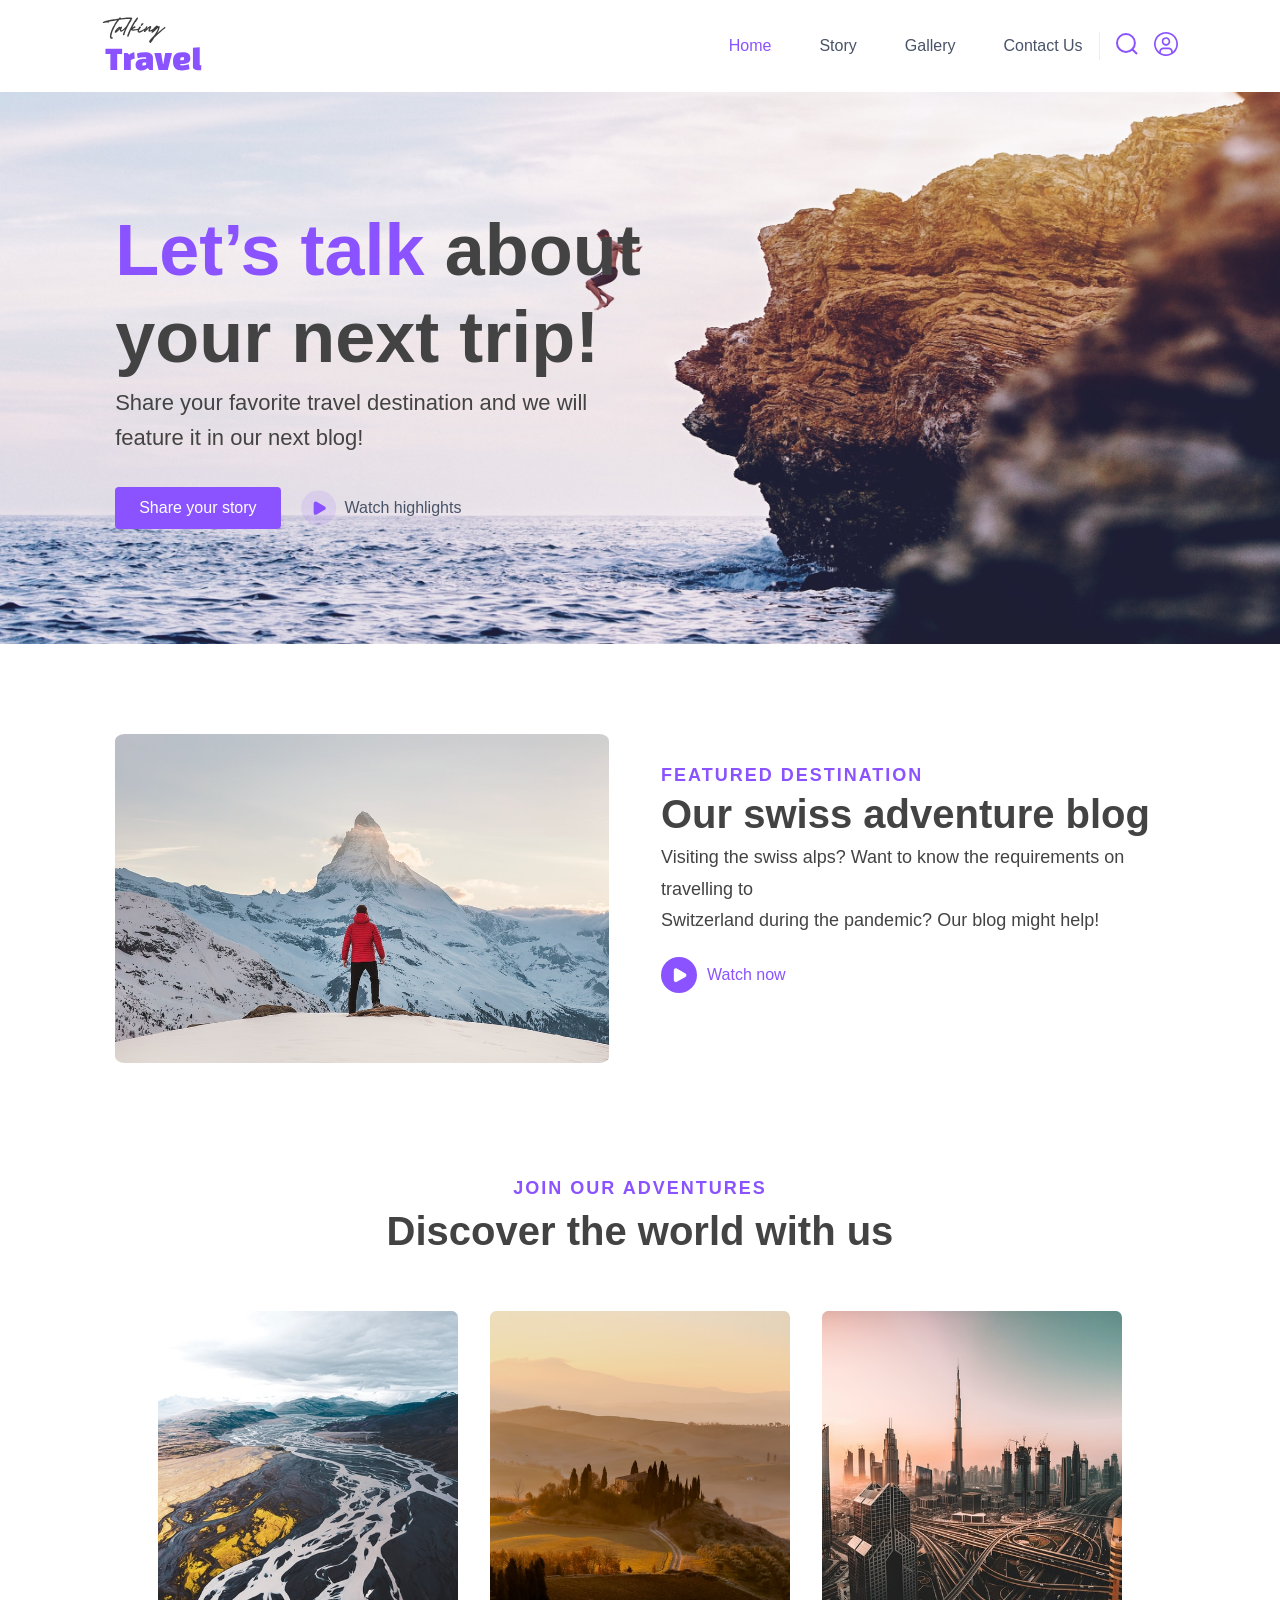
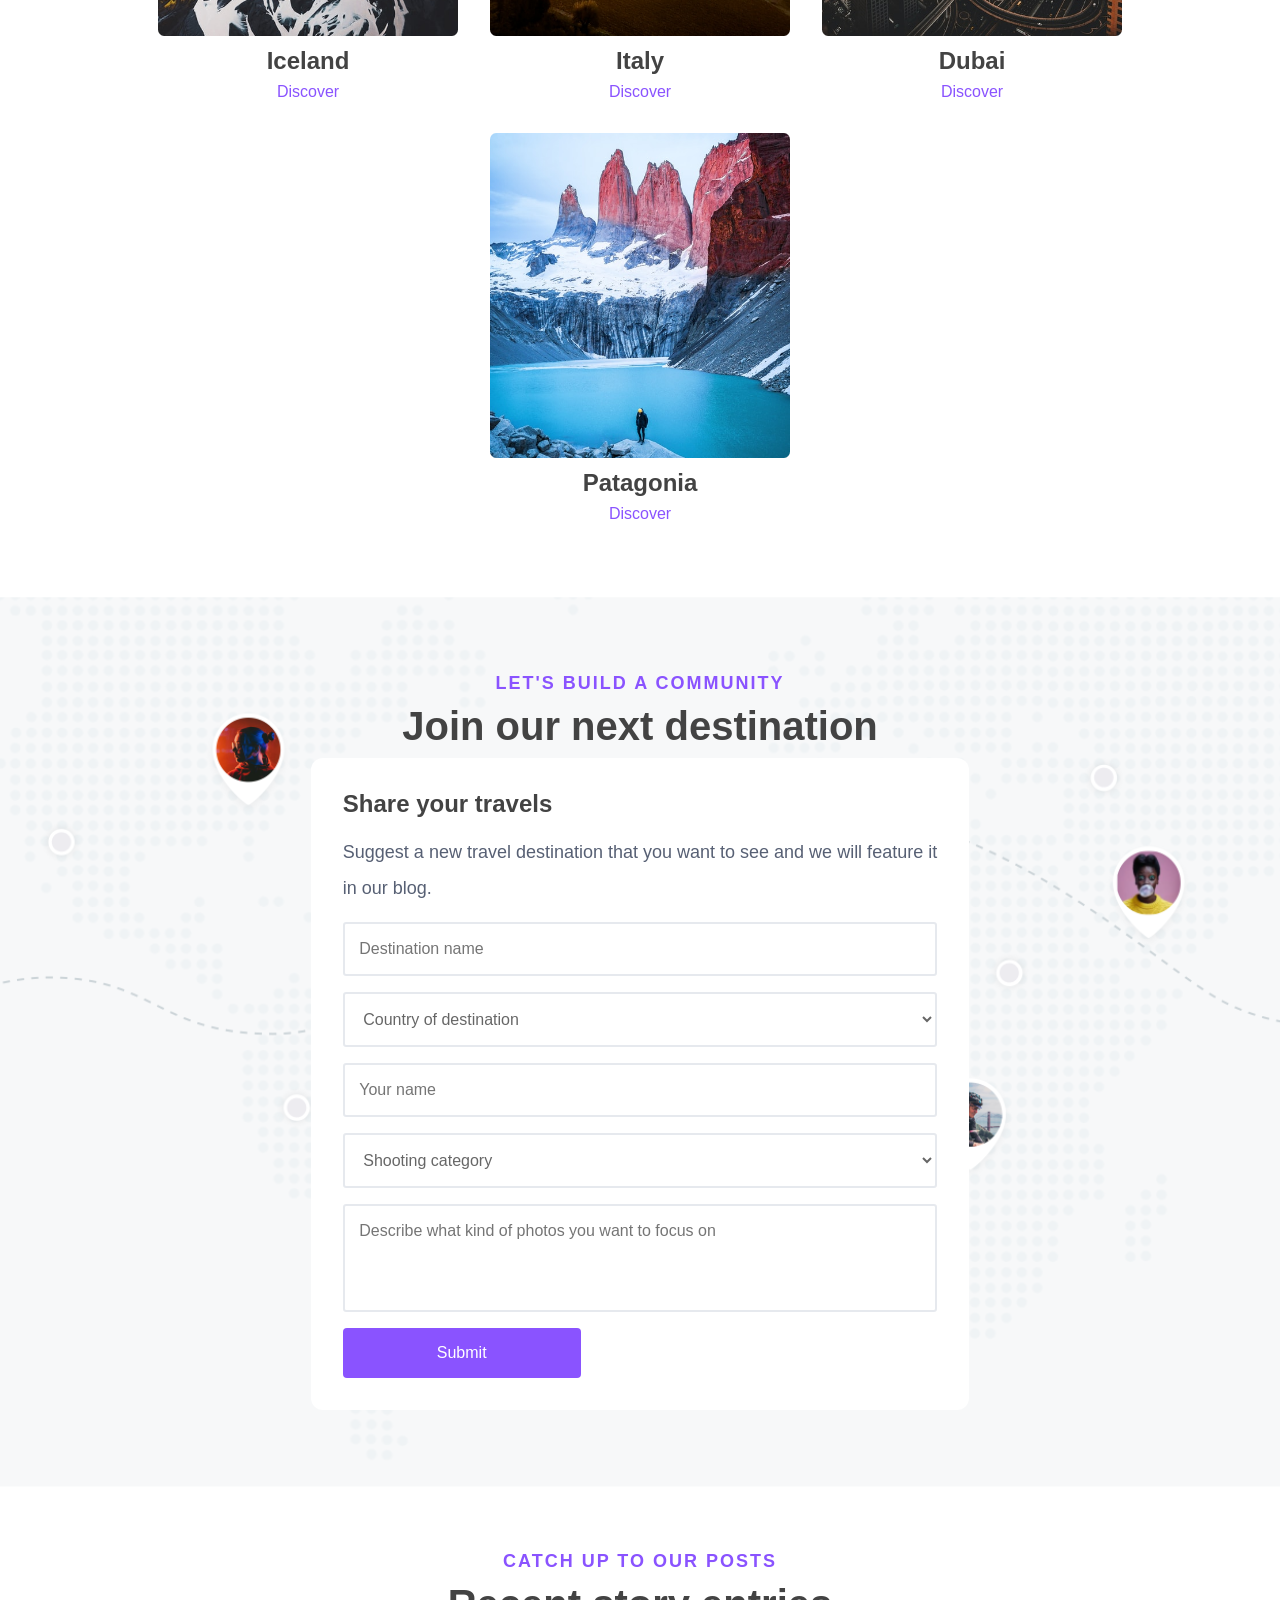
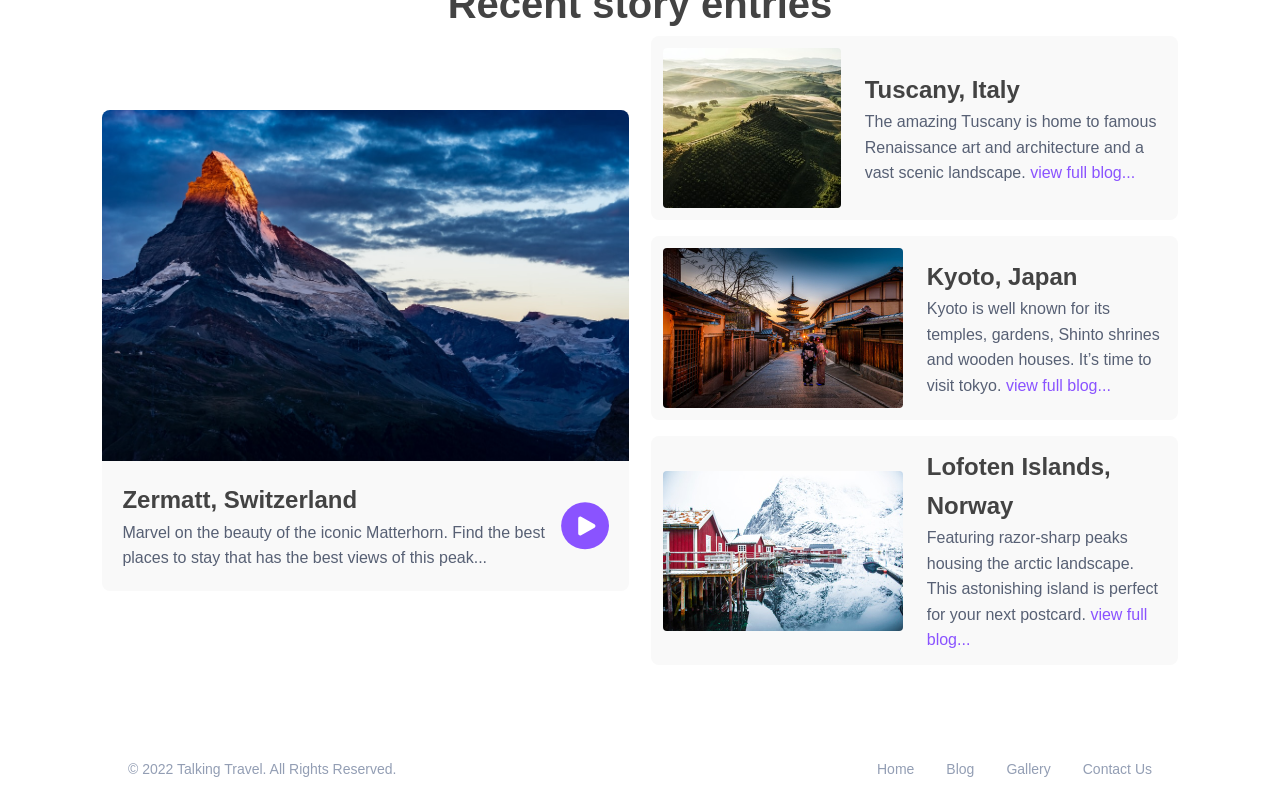
<file: src/index.html>
<!DOCTYPE html>
<html lang="en">
<head>
    <meta charset="UTF-8">
    <title>Home Page</title>
    <link rel="stylesheet" href="css/reset.css">
    <link rel="stylesheet" href="css/base.css">
    <link rel="stylesheet" href="css/header.css">
    <link rel="stylesheet" href="css/index/hero.css">
    <link rel="stylesheet" href="css/buttons.css">
    <link rel="stylesheet" href="css/index/featured.css">
    <link rel="stylesheet" href="css/index/discover.css">
    <link rel="stylesheet" href="css/share.css">
    <link rel="stylesheet" href="css/index/recent.css">
    <link rel="stylesheet" href="css/footer.css">
</head>
<body>
<header>
    <a href="index.html">
        <img src="assets/svg/header-logo.svg" alt="Logo" width="100" height="64">
    </a>
    <nav class="nav">
        <div class="nav__links">
            <a href="index.html" class="nav__links--active">Home</a>
            <a href="blog.html">Story</a>
            <a href="#">Gallery</a>
            <a href="#">Contact Us</a>
        </div>
        <div class="nav__icons">
            <a href="#">
                <img src="assets/svg/header-search-icon.svg" alt="Search" width="22" height="22">
            </a>
            <a href="#">
                <img src="assets/svg/header-profile-icon.svg" alt="Profile" width="24" height="24">
            </a>
        </div>
    </nav>
</header>
<main>
    <section class="hero">
        <div class="hero__content">
            <h1>
                <span class="accent">Let’s talk</span> about <br>
                your next trip!
            </h1>
            <p>Share your favorite travel destination and we will <br>
                feature it in our next blog!</p>
            <div class="hero__cta">
                <button class="hero__cta-button">Share your story</button>
                <a class="hero__cta-icon-button" href="#featured">
                    <img src="assets/svg/watch-highlights-icon.svg" alt="Watch Highlights" width="36" height="36">
                    <span>Watch highlights</span>
                </a>
            </div>
        </div>
    </section>
    <section class="featured" id="featured">
        <div class="featured__container">
            <img src="assets/img/featured-image.jpg" alt="Featured image">
            <div class="featured__text">
                <h3>FEATURED DESTINATION</h3>
                <h2>Our swiss adventure blog</h2>
                <p>Visiting the swiss alps? Want to know the requirements on travelling to <br> Switzerland during the
                    pandemic? Our blog might help!</p>
                <div class="featured__cta-button">
                    <img src="assets/svg/watch-now-icon.svg" alt="Watch Now" width="36" height="36">
                    <a href="blog.html">Watch now</a>
                </div>
            </div>
        </div>
    </section>
    <section class="discover">
        <h3>JOIN OUR ADVENTURES</h3>
        <h2>Discover the world with us</h2>
        <div class="discover-cards">
            <div class="discover-card__card">
                <img src="assets/img/iceland-card-image.jpg" alt="Iceland" width="300vw" height="325vh">
                <h4>Iceland</h4>
                <p>Discover</p>
            </div>
            <div class="discover-card__card">
                <img src="assets/img/italy-card-image.jpg" alt="Iceland" width="300vw" height="325vh">
                <h4>Italy</h4>
                <p>Discover</p>
            </div>
            <div class="discover-card__card">
                <img src="assets/img/dubai-card-image.jpg" alt="Iceland" width="300vw" height="325vh">
                <h4>Dubai</h4>
                <p>Discover</p>
            </div>
            <div class="discover-card__card">
                <img src="assets/img/patagonia-card-image.jpg" alt="Iceland" width="300vw" height="325vh">
                <h4>Patagonia</h4>
                <p>Discover</p>
            </div>
        </div>
    </section>
    <section class="share">
        <h3>LET'S BUILD A COMMUNITY</h3>
        <h2>Join our next destination</h2>
        <form class="share-form">
            <h4>Share your travels</h4>
            <p>Suggest a new travel destination that you want to see and we will feature it <br> in our blog.</p>
            <input type="text" placeholder="Destination name">
            <select>
                <option value="">Country of destination</option>
            </select>
            <input type="text" placeholder="Your name">
            <select>
                <option value="">Shooting category</option>
            </select>
            <textarea rows="4" placeholder="Describe what kind of photos you want to focus on"></textarea>
            <button>Submit</button>
        </form>
    </section>
    <section class="recent">
        <h3>CATCH UP TO OUR POSTS</h3>
        <h2>Recent story entries</h2>
        <div class="recent-stories">
            <div class="recent-stories__left">
                <img src="assets/img/zermatt-card-image.jpg" alt="Zermatt, Switzerland">
                <div class="recent-stories__left-items">
                    <div class="recent-stories__left-items__text">
                        <h4>Zermatt, Switzerland</h4>
                        <p>Marvel on the beauty of the iconic Matterhorn. Find the best places to stay that has the best
                            views of this peak...</p>
                    </div>
                    <a href="#"><img src="assets/svg/play-button-icon.svg" alt="Play Button"></a>
                </div>
            </div>
            <div class="recent-stories__right">
                <div class="recent-stories__right-item">
                    <img src="assets/img/tuscany-card-image.jpg" alt="Tuscany, Italy">
                    <div class="recent-stories-right-item-text">
                        <h4>Tuscany, Italy</h4>
                        <p>The amazing Tuscany is home to famous Renaissance art and architecture and a vast scenic
                            landscape.
                            <a href="#">
                                <span class="active">view full blog...</span>
                            </a>
                        </p>
                    </div>
                </div>
                <div class="recent-stories__right-item">
                    <img src="assets/img/kyoto-card-image.jpg" alt="Kyoto, Japan">
                    <div class="recent-stories-right-item-text">
                        <h4>Kyoto, Japan</h4>
                        <p>Kyoto is well known for its temples, gardens, Shinto shrines and wooden houses. It’s time to
                            visit tokyo.
                            <a href="#">
                                <span class="active">view full blog...</span>
                            </a>
                        </p>
                    </div>
                </div>
                <div class="recent-stories__right-item">
                    <img src="assets/img/lofoten-islands-card-image.jpg" alt="Lofoten Islands, Norway">
                    <div class="recent-stories-right-item-text">
                        <h4>Lofoten Islands, Norway</h4>
                        <p>Featuring razor-sharp peaks housing the arctic landscape. This astonishing island is perfect
                            for your next postcard.
                            <a href="#">
                                <span class="active">view full blog...</span>
                            </a>
                        </p>
                    </div>
                </div>
            </div>
        </div>
    </section>
    <footer class="footer">
        <p>© 2022 Talking Travel. All Rights Reserved.</p>
        <nav class="footer__nav">
            <a href="index.html">Home</a>
            <a href="blog.html">Blog</a>
            <a href="#">Gallery</a>
            <a href="#">Contact Us</a>
        </nav>
    </footer>
</main>
</body>
</html>
</file>
<file: src/css/base.css>
body {
    font-family: Roboto, sans-serif;
    font-size: 1rem;
    color: #495367;
}
</file>
<file: src/css/header.css>
header {
    display: flex;
    justify-content: space-between;
    align-items: center;
    margin: 0.75rem 8%;
}

nav {
    display: flex;
    justify-content: space-between;
    align-items: center;
    gap: 1rem;
}

.nav__links {
    display: flex;
    align-items: center;
    gap: 3rem;
}

.nav__icons {
    display: flex;
    align-items: center;
    gap: 1rem;
    border-left: 1px solid #EEEEEE;
    padding-left: 1rem;
}

.nav__links--active {
    color: #8A53FF;
}
</file>
<file: src/css/index/hero.css>
.hero {
    background-image: url("../../assets/img/hero-background-image.jpg");
    background-size: cover;
    background-position: center;
    display: flex;
    align-items: center;
    justify-content: flex-start;
    padding: 9% 9%;
}

.hero__content h1 {
    font-family: "Changa One", sans-serif;
    font-size: 4.5rem;
    line-height: 1.2;
    margin-bottom: 1%;
    color: #434343;
}

.hero__content h1 .accent {
    color: #8A53FF;
}

.hero__content p {
    font-size: 1.375rem;
    line-height: 1.6;
    margin-bottom: 6%;
    color: #434343;
}
</file>
<file: src/css/buttons.css>
.hero__cta {
    display: flex;
    justify-content: flex-start;
    align-items: center;
    gap: 1.25rem;
}

.hero__cta-button {
    color: #FFFFFF;
    background-color: #8A53FF;
    padding: 0.75em 1.5em;
    border-radius: 0.25em;
    border: none;
    cursor: pointer;
}

.hero__cta-icon-button {
    display: flex;
    align-items: center;
    gap: 0.5rem;
}

.featured__cta-button {
    display: flex;
    align-items: center;
    gap: 2%;
    padding-top: 4%;
}

.share-form button {
    width: 40%;
    color: #FFFFFF;
    background-color: #8A53FF;
    padding: 1em 1.25em;
    border-radius: 0.25em;
    border: none;
    cursor: pointer;
}
</file>
<file: src/css/index/featured.css>
.featured {
    padding: 7% 9%;
}

.featured__container {
    display: flex;
    justify-content: flex-start;
    flex-direction: row;
    gap: 5%;
}

.featured img {
    max-width: 47%;
    height: auto;
    display: block;
    border-radius: 2%;
    object-fit: cover;
}

.featured__text {
    display: flex;
    flex-direction: column;
    padding-top: 3%;
}

.featured__text h2 {
    font-family: "Changa One", sans-serif;
    font-size: 2.5rem;
    line-height: 1.4;
    color: #434343;
}

.featured__text h3 {
    font-size: 1.125rem;
    font-weight: 700;
    letter-spacing: 2px;
    color: #8A53FF;

}

.featured__text p {
    font-size: 1.125rem;
    line-height: 1.75;
    color: #434343;
}

.featured__text a {
    color: #8A53FF;
}
</file>
<file: src/css/index/discover.css>
.discover {
    display: flex;
    flex-direction: column;
    align-items: center;
    padding: 2% 3%;
}

.discover img {
    border-radius: 2%;
    object-fit: cover;
    margin-bottom: 1%;
}

.discover h2 {
    font-family: "Changa One", sans-serif;
    font-size: 2.5rem;
    line-height: 1.6;
    color: #434343;
}

.discover h3 {
    font-size: 1.125rem;
    letter-spacing: 2px;
    color: #8A53FF;
}

.discover h4 {
    font-family: "Changa One", sans-serif;
    font-size: 1.5rem;
    color: #434343;
}

.discover p {
    color: #8A53FF;
}

.discover-cards {
    display: flex;
    flex-wrap: wrap;
    justify-content: center;
    gap: 2rem;
    padding: 4% 4%;
}

.discover-card__card {
    display: flex;
    flex-direction: column;
    align-items: center;
    justify-content: center;
    gap: 0.5rem;
}
</file>
<file: src/css/share.css>
.share {
    background-image: url("../assets/img/share-background-image.png");
    background-size: cover;
    background-position: center;
    display: flex;
    flex-direction: column;
    align-items: center;
    padding: 6% 8%;
}

.share h2 {
    font-family: "Changa One", sans-serif;
    font-size: 2.5rem;
    line-height: 1.6;
    color: #434343;
}

.share h3 {
    font-size: 1.125rem;
    font-weight: 700;
    letter-spacing: 2px;
    color: #8A53FF;
}

.share-form {
    display: flex;
    flex-direction: column;
    gap: 1rem;
    padding: 2rem 2rem;
    background-color: #ffffff;
    border-radius: 12px;
}

.share-form h4 {
    font-family: "Changa One", sans-serif;
    font-size: 1.5rem;
    color: #434343;
}

.share-form p {
    font-size: 1.125rem;
    line-height: 2;
    color: #576074;
}

.share-form input,
.share-form select,
.share-form textarea {
    width: 100%;
    padding: 1rem 0.9rem;
    border: 2px solid #E6E9EE;
    border-radius: 0.2rem;
    font-size: 1rem;
    font-family: Roboto, sans-serif;
    resize: none;
}

.share-form select {
    background: white;
    color: #00000099;
}
</file>
<file: src/css/index/recent.css>
.recent {
    display: flex;
    flex-direction: column;
    align-items: center;
    padding: 5% 8%;
}

.recent h2 {
    font-family: "Changa One", sans-serif;
    font-size: 2.5rem;
    line-height: 1.6;
    color: #434343;
}

.recent h3 {
    font-size: 1.125rem;
    font-weight: 700;
    letter-spacing: 2px;
    color: #8A53FF;
}

.recent h4 {
    font-family: "Changa One", sans-serif;
    font-size: 1.5rem;
    line-height: 1.6;
    color: #434343;
}

.recent p {
    line-height: 1.6;
    color: #576074;
}

.recent p .active {
    color: #8A53FF;
}

.recent-stories {
    display: grid;
    grid-template-columns: repeat(2, 1fr);
    grid-template-rows: repeat(3, 1fr);
    justify-content: center;
    align-items: center;
    gap: 2%;
}

.recent-stories__left {
    grid-column: 1 / 2;
    grid-row: 1 / 4;
    display: flex;
    flex-direction: column;
    border-radius: 8px;
    overflow: hidden;
    background: #F9F9F9;
}

.recent-stories__left img {
    width: 100%;
    display: block;
}

.recent-stories__left-items {
    display: flex;
    align-items: center;
    padding: 1.25rem;
}

.recent-stories__left-items img {
    width: 48px;
    height: 48px;
}

.recent-stories__left-items__text {
    display: flex;
    flex-direction: column;

}

.recent-stories__right {
    grid-column: 2;
    grid-row: 1 / 4;
    display: flex;
    flex-direction: column;
    gap: 1rem;
}

.recent-stories__right-item {
    display: flex;
    align-items: center;
    gap: 1.5rem;
    background: #F9F9F9;
    border-radius: 8px;
    padding: 0.75rem;
}

.recent-stories__right-item img {
    width: 100%;
    max-height: 160px;
    border-radius: 4px;
    object-fit: cover;
}
</file>
<file: src/css/footer.css>
.footer {
    display: flex;
    justify-content: space-between;
    align-items: center;
    padding: 2rem 8rem;
}

.footer__nav {
    display: flex;
    justify-content: space-between;
    align-items: center;
    gap: 2rem;
}

.footer p,
.footer a {
    font-size: 0.875rem;
    color: #939EB4;
}
</file>
